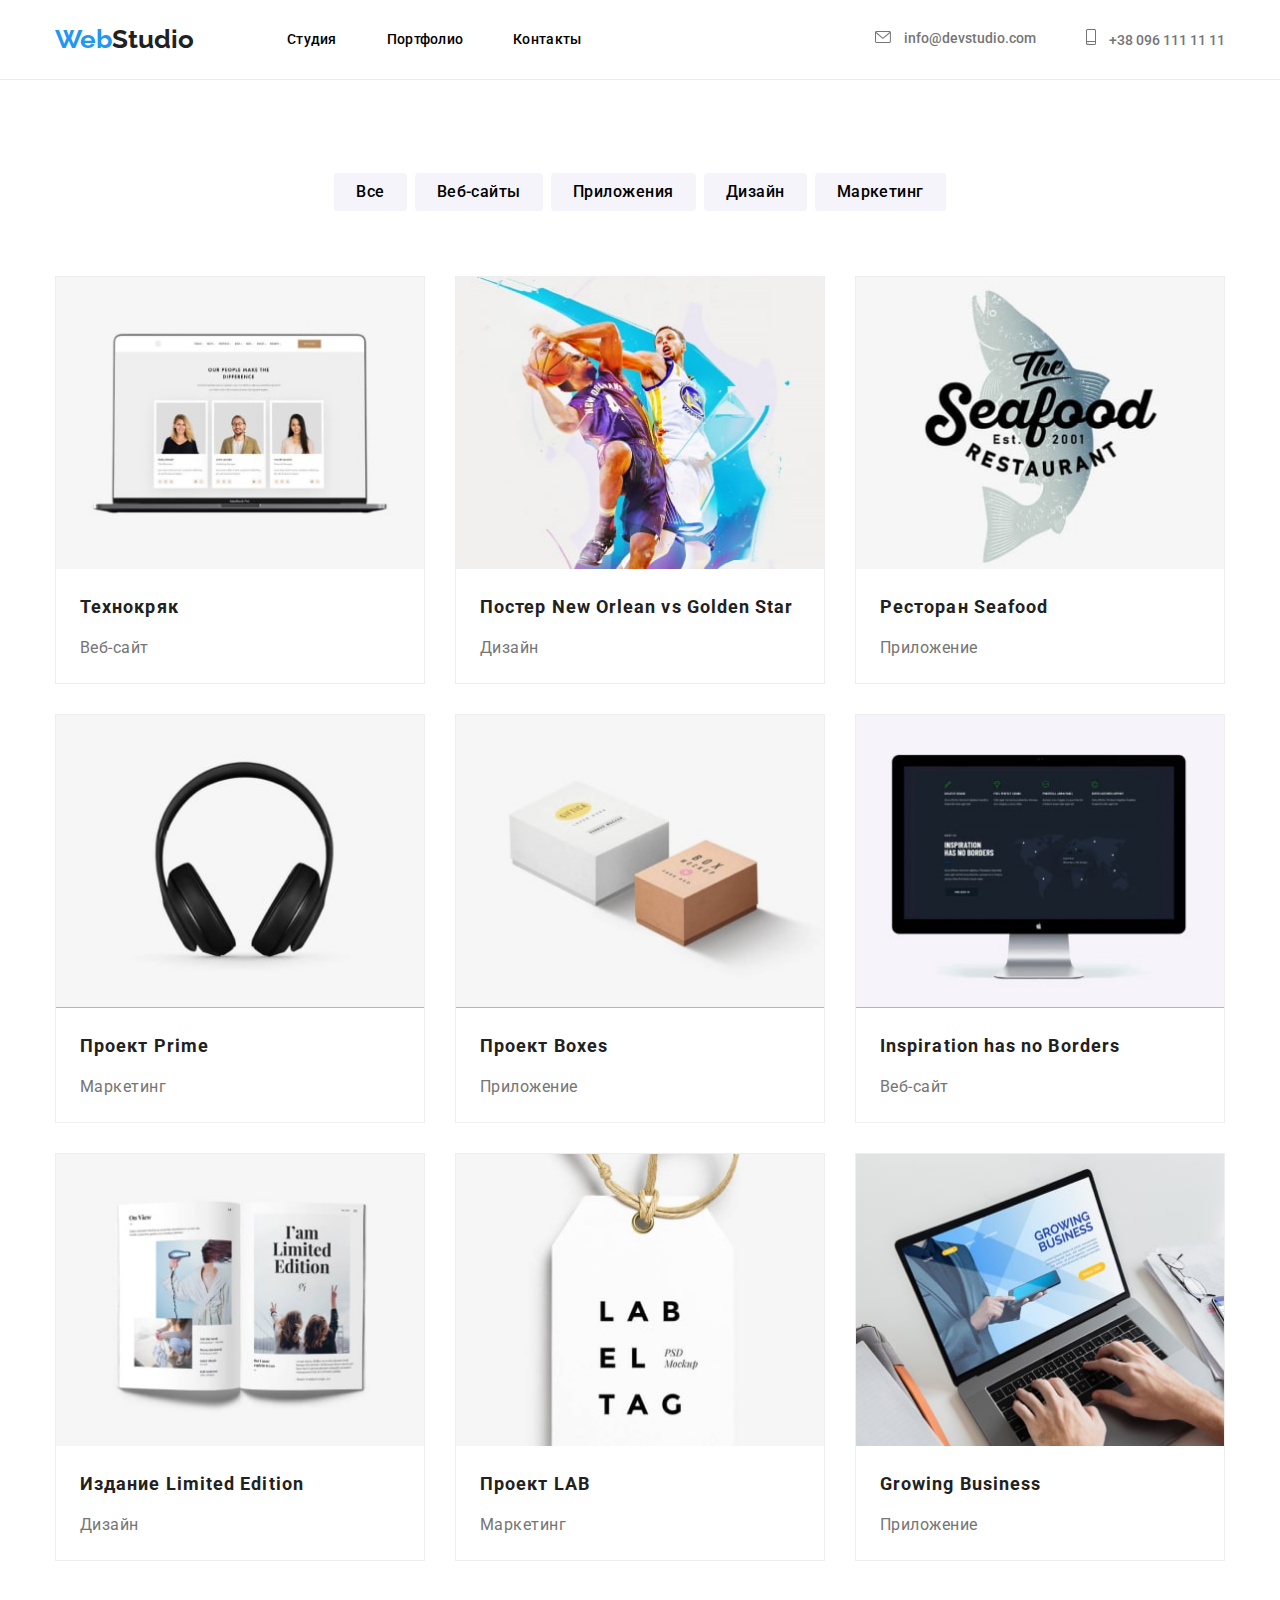
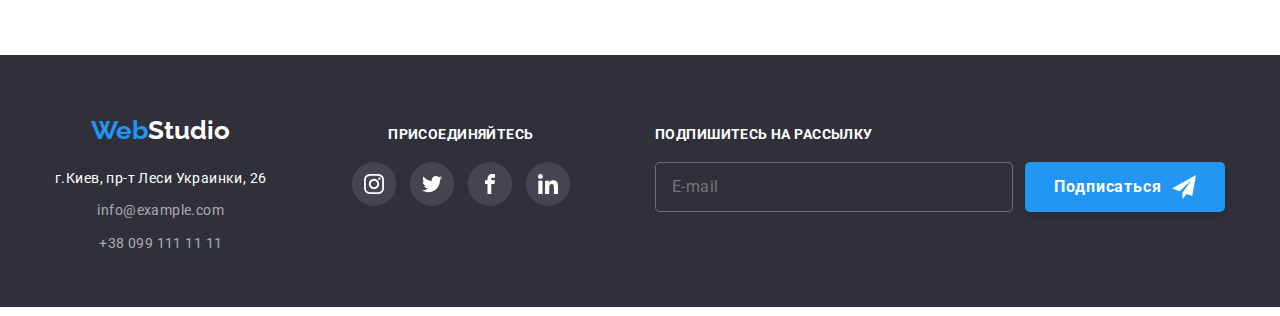
<file: portfolio.html>
<!DOCTYPE html>
<html lang="ru">
<head>
    <meta charset="UTF-8">
    <meta http-equiv="X-UA-Compatible" content="IE=edge">
    <meta name="viewport" content="width=device-width, initial-scale=1.0">
    <title>Portfolio</title>
        <link rel="stylesheet" href="./css/modern-normalize.css">
        <link rel="preconnect" href="https://fonts.googleapis.com">
        <link rel="preconnect" href="https://fonts.gstatic.com" crossorigin>
        <link href="https://fonts.googleapis.com/css2?family=Raleway:wght@700&family=Roboto:wght@400;500;700;900&display=swap"
            rel="stylesheet">
        
        <link rel="stylesheet" href="./css/main.css">
</head>
<body>
    <header>
        <div class="container head-con">
            <a class="logo" href="./index.html"><span class="web">Web</span><Span>Studio</Span></a>
            <nav>
                <ul class="list-nav">
                    <li class="list-nav__item"><a class="list-nav__link" href="./index.html" class="list-nav-page">Студия</a>
                    </li>
                    <li class="list-nav__item"><a class="list-nav__link" href="./portfolio.html">Портфолио</a></li>
                    <li class="list-nav__item"><a class="list-nav__link" href="">Контакты</a></li>
                </ul>
            </nav>
            <div class="header-contacts">
                <ul class="list-head-cont">
                    <li class="head-cont__item">
                        <a class="head-cont__link" href="mailto:info@devstudio.com">
                            <svg class="head-cont__envelope" width="16" height="12">
                                <use href="./images/icon_con.svg#icon-envelope">
                                </use>
                            </svg>
                            info@devstudio.com
                        </a>
                    </li>
                    <li class="head-cont__item">
                        <a class="head-cont__link" href="tel:+380961111111">
                            <svg class="head-cont__smartphone" width="10" height="16">
                                <use href="./images/icon_con.svg#icon-smartphone"></use>
                            </svg>
                            +38 096 111 11 11
                        </a>
                    </li>
                </ul>
                <button type="button" class="mobile-menu_open">
                    <svg class="mobile-menu_icon" width="40" height="40">
                        <use href="./images/icon_con.svg#icon-menu"></use>
                    </svg>
                </button>
                <div class="mobile-menu-section is-hidden">
                    <div class="container">
                        <div class="mobile-content-top">
                            <button type="button" class="mobile-menu_close">
                                <svg class="mobile-close__icon" width="40" height="40">
                                    <use href="images/icon_con.svg#icon-close-black">
                                    </use>
                                </svg>
                
                            </button>
                            <ul class="mobile-list__nav">
                                <li class="mobile-nav__item"><a class="mobile-nav__link" href="./index.html"
                                        class="list-nav-page">Студия</a></li>
                                <li class="mobile-nav__item"><a class="mobile-nav__link" href="./portfolio.html">Портфолио</a></li>
                                <li class="mobile-nav__item"><a class="mobile-nav__link" href="">Контакты</a></li>
                            </ul>
                        </div>
                        <div class="mobile-content-bottom">
                            <ul class="mobile-list-cont">
                                <li class="mobile-cont__item">
                                    <a class="mobile-cont__link" href="tel:+380961111111">
                                        +38 096 111 11 11
                                    </a>
                                </li>
                                <li class="mobile-cont__item">
                                    <a class="mobile-cont__link" href="mailto:info@devstudio.com">
                                        info@devstudio.com
                                    </a>
                                </li>
                            </ul>
                            <ul class="mobail-socials__list">
                                <li class="mobail-social__item">
                                    <a class="mobail-social__link" href="">Instagram</a>
                                </li>
                                <li class="mobail-social__item">
                                    <a class="mobail-social__link" href="">Twitter</a>
                                </li>
                                <li class="mobail-social__item">
                                    <a class="mobail-social__link" href="">Facebook</a>
                                </li>
                                <li class="mobail-social__item">
                                    <a class="mobail-social__link" href="">Linkedin</a>
                                </li>
                            </ul>
                        </div>
                    </div>
                </div>
            </div>
            </div>
    </header>
    <main>
        <section class="section-filter">
            <div class="container">
                <h2 hidden>filter</h2>
            <ul class="list-filter">
                <li class="list-filter__item"><button class="list-filter__button" type="button">Все</button></li>
                <li class="list-filter__item"><button class="list-filter__button" type="button">Веб-сайты</button></li>
                <li class="list-filter__item"><button class="list-filter__button" type="button">Приложения</button></li>
                <li class="list-filter__item"><button class="list-filter__button" type="button">Дизайн</button></li>
                <li class="list-filter__item"><button class="list-filter__button" type="button">Маркетинг</button></li>
            </ul>
            <ul class="project">
                <li class="project__list">
                    <div class="project__card">
                    <img 
                    srcset="./images/img_project_1.jpg 1x, 
                    ./images/img_project_1_2x.jpg 2x"
                    src="./images/img_project_1.jpg" alt="три картинки на ноутбуке" width="370" height="294">
                        <p class="project__text">
                        Технокряк это современная площадка распространения коронавируса. Компании используют эту платформу для цифрового
                        шпионажа и атак на защищённые сервера конкурентов.
                    </p></div>
                    <div class="card">
                        <h3>Технокряк</h3>
                        <p class="card-name">Веб-сайт</p></a></div>
                </li>
                <li class="project__list">
                    <div class="project__card">
                    <img 
                    srcset="./images/img_project_2.jpg 1x, 
                    ./images/img_project_2_2x.jpg"
                    src="./images/img_project_2.jpg" alt="баскетболитсы" width="370" height="294">
                    <p class="project__text">
                        Технокряк это современная площадка распространения коронавируса. Компании используют эту платформу для цифрового
                        шпионажа и атак на защищённые сервера конкурентов.
                    </p></div>
                        <div class="card">
                    <h3>Постер New Orlean vs Golden Star</h3>
                    <p class="card-name">Дизайн</p></a></div>
                </li>
                <li class="project__list">
                    <div class="project__card">
                    <img 
                    srcset="./images/img_project_3.jpg 1x,
                    ./images/img_project_3_2x.jpg 2x"
                    src="./images/img_project_3.jpg" alt="логотип ресторана" width="370" height="294">
                    <p class="project__text">
                        Технокряк это современная площадка распространения коронавируса. Компании используют эту платформу для цифрового
                        шпионажа и атак на защищённые сервера конкурентов.
                    </p></div>
                        <div class="card">
                    <h3>Ресторан Seafood</h3>
                    <p class="card-name">Приложение</p></a></div>
                </li>
                <li class="project__list">
                    <div class="project__card">
                    <img 
                    srcset="./images/img_project_4.jpg 1x,
                    ./images/img_project_4_2x.jpg 2x"
                    src="./images/img_project_4.jpg" alt="наушники" width="370" height="294">
                    <p class="project__text">
                        Технокряк это современная площадка распространения коронавируса. Компании используют эту платформу для цифрового
                        шпионажа и атак на защищённые сервера конкурентов.
                    </p></div>
                        <div class="card">
                    <h3>Проект Prime</h3>
                    <p class="card-name">Маркетинг</p></a></div>
                </li>
                <li class="project__list">
                    <div class="project__card">
                    <img 
                    srcset="./images/img_project_5.jpg 1x,
                    ./images/img_project_5_2x.jpg 2x"
                    src="./images/img_project_5.jpg" alt="коробки" width="370" height="294">
                    <p class="project__text">
                        Технокряк это современная площадка распространения коронавируса. Компании используют эту платформу для цифрового
                        шпионажа и атак на защищённые сервера конкурентов.
                    </p></div>
                        <div class="card">
                    <h3>Проект Boxes</h3>
                    <p class="card-name">Приложение</p></a>
                </li>
                <li class="project__list">
                    <div class="project__card">
                    <img 
                    srcset="./images/img_project_6.jpg 1x,
                    ./images/img_project_6_2x.jpg 2x"
                    src="./images/img_project_6.jpg" alt="монитор" width="370" height="294">
                    <p class="project__text">
                        Технокряк это современная площадка распространения коронавируса. Компании используют эту платформу для цифрового
                        шпионажа и атак на защищённые сервера конкурентов.
                    </p></div>
                        <div class="card">
                    <h3>Inspiration has no Borders</h3>
                    <p class="card-name">Веб-сайт</p></a></div>
                </li>
                <li class="project__list">
                    <div class="project__card">
                    <img
                    srcset="./images/img_project_7.jpg 1x,
                    ./images/img_project_7_2x.jpg 2x"
                    src="./images/img_project_7.jpg" alt="книга" width="370" height="294">
                    <p class="project__text">
                        Технокряк это современная площадка распространения коронавируса. Компании используют эту платформу для цифрового
                        шпионажа и атак на защищённые сервера конкурентов.
                    </p></div>
                        <div class="card">
                    <h3>Издание Limited Edition</h3>
                    <p class="card-name">Дизайн</p></a></div>
                </li>
                <li class="project__list">
                    <div class="project__card">
                    <img 
                    srcset="./images/img_project_8.jpg 1x,
                    ./images/img_project_8_2x.jpg 2x"
                    src="./images/img_project_8.jpg" alt="бирка" width="370" height="294">
                    <p class="project__text">
                        Технокряк это современная площадка распространения коронавируса. Компании используют эту платформу для цифрового
                        шпионажа и атак на защищённые сервера конкурентов.
                    </p></div>
                        <div class="card">
                    <h3>Проект LAB</h3>
                    <p class="card-name">Маркетинг</p></a></div>
                </li>
                <li class="project__list">
                    <div class="project__card">
                    <img
                    srcset="./images/img_project_9.jpg 1x,
                    ./images/img_project_9_2x.jpg 2x"
                    src="./images/img_project_9.jpg" alt="работа за ноутбуком" width="370" height="294">
                    <p class="project__text">
                        Технокряк это современная площадка распространения коронавируса. Компании используют эту платформу для цифрового
                        шпионажа и атак на защищённые сервера конкурентов.
                    </p></div>
                        <div class="card">
                    <h3 lang="en">Growing Business</h3>
                    <p class="card-name">Приложение</p></a></div>
                </li>
            </ul>
        </div>
        </section>
    </main>
    <footer><div class="container footer-contacts-contain">
        <div class="footer-address-contain">
            <a class="logo foot-logo" href="./index.html"><span class="web-blu">Web</span><span
                    class="studio-white">Studio</span></a>
            <address>
                <ul class="address__list">
                    <li class="address__item"><a class="address" href="https://goo.gl/maps/LBsLjiu8UBdfBNSw5"
                            target="_blank">г.Киев, пр-т Леси Украинки, 26</a></li>
                    <li class="address__item"><a class="con-foot" href="mailto:info@example.com">info@example.com</a></li>
                    <li class="address__item"><a class="con-foot" href="tel:+380991111111">+38 099 111 11 11</a></li>
                </ul>
        </div>
        </address>
        <div class="footer-social-section">
            <h2>ПРИСОЕДИНЯЙТЕСЬ</h2>
            <ul class="footer-social__list">
                <li class="footer-social__item">
                    <a href="" class="footer-social__link">
                        <svg class="footer-social__icon">
                            <use href="./images/social_icon.svg#icon-instagram"></use>
                        </svg>
                    </a>
                </li>
                <li class="footer-social__item">
                    <a href="" class="footer-social__link">
                        <svg class="footer-social__icon">
                            <use href="./images/social_icon.svg#icon-twitter"></use>
                        </svg>
                    </a>
                </li>
                <li class="footer-social__item">
                    <a href="" class="footer-social__link">
                        <svg class="footer-social__icon">
                            <use href="./images/social_icon.svg#icon-facebook1"></use>
                        </svg>
                    </a>
                </li>
                <li class="footer-social__item">
                    <a href="" class="footer-social__link">
                        <svg class="footer-social__icon">
                            <use href="./images/social_icon.svg#icon-linkedin"></use>
                        </svg>
                    </a>
                </li>
            </ul>
        </div>
        <div class="footer-contain-form">
            <p class="footer-subscribe-text">Подпишитесь на рассылку</p>
            <form class="footer-form">
                <label class="subscribe-form" for="subscribe"></label>
                <div class="imput-subscribe-block">
                    <input class="subscribe-imput" ib="subscribe" type="email" name="subscribe" placeholder="E-mail">
                    <button class="subscribe-button" type="submit">Подписаться
                        <svg class="subscribe-icon" width="24" height="24">
                            <use href="./images/icon_con.svg#icon-icon-send">
                            </use>
                        </svg>
                </div>
                </button>
            </form>
        </div>
    </div>
    </footer>
    <script src="./js/menu.js"></script>
</body>
</html>
</file>
<file: css/main.css>
@charset "UTF-8";
* {
  box-sizing: border-box;
}

p,
h1,
h2,
h3,
h4,
h5,
h6 {
  margin: 0px;
}

ul {
  margin: 0px;
  padding: 0px;
}

img {
  display: block;
  max-width: 100%;
  width: 100%;
  height: auto;
}

span {
  font-family: "Raleway", sans-serif;
  font-weight: bold;
  font-size: 26px;
  line-height: 1.19;
  color: var(--blaсk-color);
  transition: color 250ms cubic-bezier(0.4, 0, 0.2, 1);
}

/* Шрифты на бади*/
body {
  font-family: "Roboto", sans-serif;
  color: var(--black-color);
}

a {
  text-decoration: none;
}

li {
  list-style: none;
}

button {
  font-family: Roboto;
  cursor: pointer;
}

.container {
  width: 100%;
  padding-left: 15px;
  padding-right: 15px;
  margin: auto;
}

@media screen and (min-width: 480px) {
  .container {
    width: 480px;
  }
}

@media screen and (min-width: 768px) {
  .container {
    width: 768px;
  }
}

@media screen and (min-width: 1200px) {
  .container {
    width: 1200px;
  }
}

.hero__order {
  font-family: 'Roboto';
  font-weight: bold;
  font-size: 16px;
  line-height: 1.87px;
  align-items: center;
  justify-content: center;
  text-align: center;
  letter-spacing: 0.06em;
  display: flex;
  margin: auto;
  width: 200px;
  height: 50px;
  left: 700px;
  top: 430px;
  border-radius: 4px;
  color: var(--white-color);
  background-color: var(--blu-color);
  border: var(--blu-color);
}

header {
  padding-top: 24px;
  padding-bottom: 24px;
  outline: 1px solid #ececec;
}

/*---------------------------- LOGO---------------------------- */
.logo {
  margin-right: 93px;
}

.logo :hover,
.logo :focus {
  color: var(--blu-color);
  outline: var(--blu-color);
  transition: color 250ms cubic-bezier(0.4, 0, 0.2, 1);
}

.web {
  color: var(--blu-color);
}

/*---------------------------- Кнопки навигации---------------------------- */
.head-con {
  display: flex;
  align-items: center;
}

.list-nav :nth-child(-n + 2) {
  margin-right: 25px;
}

.list-nav {
  display: flex;
  transition: color 250ms cubic-bezier(0.4, 0, 0.2, 1);
}

@media screen and (max-width: 768px) {
  .list-nav {
    display: none;
  }
}

.list-nav :hover,
.list-nav :focus {
  color: var(--blu-color);
  outline: var(--blu-color);
}

.list-nav__link {
  font-style: normal;
  font-weight: 500;
  font-size: 14px;
  line-height: 1.14;
  letter-spacing: 0.02em;
  color: var(--black-color);
  transition: color 250ms cubic-bezier(0.4, 0, 0.2, 1);
}

.list-nav-page {
  position: relative;
}

.list-nav-page::after {
  content: "";
  width: 100%;
  height: 4px;
  position: absolute;
  background-color: var(--blu-color);
  left: 0;
  bottom: -32px;
  border-radius: 2px;
}

.header-contacts {
  margin-left: auto;
}

@media screen and (min-width: 768px) and (max-width: 1200px) {
  .head-cont__item + .head-cont__item {
    margin-top: 10px;
  }
}

@media screen and (min-width: 1200px) {
  .head-cont__item + .head-cont__item {
    margin-left: 50px;
  }
}

@media screen and (max-width: 768px) {
  .list-head-cont {
    display: none;
  }
}

@media screen and (min-width: 1200px) {
  .list-head-cont {
    display: flex;
  }
}

.head-cont__item {
  align-items: center;
}

.head-cont__link {
  font-style: normal;
  font-weight: 500;
  font-size: 12px;
  line-height: 1.16;
  color: var(--grey-color);
  transition: color 250ms cubic-bezier(0.4, 0, 0.2, 1);
}

.head-cont__link:hover, .head-cont__link:focus {
  color: var(--blu-color);
  outline: var(--blu-color);
}

@media screen and (min-width: 1200px) {
  .head-cont__link {
    font-size: 14px;
    line-height: 1.14;
  }
}

.head-cont__envelope {
  fill: currentColor;
  margin-right: 10px;
}

.head-cont__smartphone {
  fill: currentColor;
  margin-right: 10px;
}

.hero {
  padding-top: 118px;
  padding-bottom: 118px;
  background-color: var(--background-grey);
  background-image: linear-gradient(rgba(47, 48, 58, 0.4), rgba(47, 48, 58, 0.4)), url(../images/header_img_tel.jpg);
  background-repeat: no-repeat;
  background-size: cover;
  background-position: center;
}

@media (min-device-pixel-ratio: 2), (-webkit-min-device-pixel-ratio: 2), (min-resolution: 192dpi), (min-resolution: 2dppx) {
  .hero {
    background-image: linear-gradient(rgba(47, 48, 58, 0.4), rgba(47, 48, 58, 0.4)), url(../images/header_img_tel_2x.jpg);
  }
}

@media screen and (min-width: 768px) {
  .hero {
    background-image: linear-gradient(rgba(47, 48, 58, 0.4), rgba(47, 48, 58, 0.4)), url(../images/header_img_tab.jpg);
  }
}

@media screen and (min-width: 768px) and (min-device-pixel-ratio: 2), screen and (min-width: 768px) and (-webkit-min-device-pixel-ratio: 2), screen and (min-width: 768px) and (min-resolution: 192dpi), screen and (min-width: 768px) and (min-resolution: 2dppx) {
  .hero {
    background-image: linear-gradient(rgba(47, 48, 58, 0.4), rgba(47, 48, 58, 0.4)), url(../images/header_img_tab_2x.jpg);
  }
}

@media screen and (min-width: 1200px) {
  .hero {
    padding-top: 200px;
    padding-bottom: 200px;
    background-image: linear-gradient(rgba(47, 48, 58, 0.4), rgba(47, 48, 58, 0.4)), url(../images/img_header.jpg);
  }
}

@media screen and (min-width: 1200px) and (min-device-pixel-ratio: 2), screen and (min-width: 1200px) and (-webkit-min-device-pixel-ratio: 2), screen and (min-width: 1200px) and (min-resolution: 192dpi), screen and (min-width: 1200px) and (min-resolution: 2dppx) {
  .hero {
    background-image: linear-gradient(rgba(47, 48, 58, 0.4), rgba(47, 48, 58, 0.4)), url(../images/header_img_desk_2x.jpg);
  }
}

.hero__title {
  margin-bottom: 30px;
  font-style: normal;
  font-weight: 900;
  font-size: 26px;
  line-height: calc(42 / 26);
  letter-spacing: 0.06em;
  text-align: center;
  text-transform: uppercase;
  color: var(--white-color);
}

@media screen and (min-width: 1200px) {
  .hero__title {
    margin-bottom: 40px;
    font-size: 44px;
    line-height: 1.36;
  }
}

footer {
  padding-top: 60px;
  padding-bottom: 60px;
  background-color: var(--background-grey);
}

.foot-logo {
  margin-bottom: 20px;
  margin-left: auto;
  margin-right: auto;
  display: flex;
  justify-content: center;
}

.web-blu {
  color: var(--blu-color);
}

.studio-white {
  color: var(--white-color);
}

.address__list {
  margin-bottom: 60px;
  text-align: center;
}

.address__item {
  display: block;
  margin-bottom: 9px;
}

.address {
  font-style: normal;
  font-weight: normal;
  font-size: 14px;
  line-height: calc(24/14);
  letter-spacing: 0.03em;
  color: var(--white-color);
  transition: color 250ms cubic-bezier(0.4, 0, 0.2, 1), outline 250ms cubic-bezier(0.4, 0, 0.2, 1);
}

.address:hover, .address:focus {
  color: var(--blu-color);
  outline: var(--blu-color);
}

.con-foot {
  justify-content: center;
  font-style: normal;
  font-weight: normal;
  font-size: 14px;
  line-height: 1.71;
  letter-spacing: 0.03em;
  color: rgba(255, 255, 255, 0.6);
  transition: color 250ms cubic-bezier(0.4, 0, 0.2, 1), outline 250ms cubic-bezier(0.4, 0, 0.2, 1);
}

.con-foot:hover, .con-foot:focus {
  color: var(--blu-color);
  outline: var(--blu-color);
}

footer h2 {
  text-align: center;
  font-size: 14px;
  line-height: calc(16/14);
  letter-spacing: 0.03em;
  text-transform: uppercase;
  color: var(--white-color);
}

@media screen and (min-width: 1200px) {
  .footer-social-section {
    margin-right: 0;
  }
}

.footer-social__icon {
  width: 20px;
  height: 20px;
}

@media screen and (min-width: 768px) {
  .footer-contacts-contain {
    justify-content: space-between;
    display: flex;
    flex-wrap: wrap;
  }
}

@media screen and (min-width: 1200px) {
  .footer-contacts-contain {
    align-items: baseline;
    height: 132px;
  }
}

@media screen and (min-width: 768px) {
  .footer-address-contain {
    margin-left: 76px;
  }
}

@media screen and (min-width: 1200px) {
  .footer-address-contain {
    margin-left: 0;
  }
}

.footer-social__list {
  margin-bottom: 60px;
  text-align: center;
}

.footer-social__item {
  display: inline-block;
}

@media screen and (min-width: 768px) {
  .footer-social-section {
    margin-right: 89px;
  }
}

@media screen and (min-width: 1200px) {
  .footer-social-section {
    margin: 0 auto;
  }
}

.footer-social-section h2 {
  margin-bottom: 20px;
}

.footer-social__link {
  width: 44px;
  height: 44px;
  background-color: rgba(255, 255, 255, 0.1);
  border-radius: 50%;
  display: flex;
  align-items: center;
  justify-content: center;
}

.footer-social__link {
  fill: var(--white-color);
  transition: background-color 250ms cubic-bezier(0.4, 0, 0.2, 1), outline 250ms cubic-bezier(0.4, 0, 0.2, 1);
}

.footer-social__link:hover, .footer-social__link:focus {
  background-color: var(--blu-color);
  outline: var(--blu-color);
}

.footer-social__item + .footer-social__item {
  margin-left: 10px;
}

/* ----------------footer-contain-form------------- */
@media screen and (min-width: 768px) {
  .footer-contain-form {
    margin-left: 166px;
  }
}

@media screen and (min-width: 1200px) {
  .footer-contain-form {
    margin-left: 0;
    display: block;
  }
}

.imput-subscribe-block {
  align-items: center;
  justify-content: center;
}

@media screen and (min-width: 1200px) {
  .imput-subscribe-block {
    display: flex;
    align-items: baseline;
  }
}

.footer-subscribe-text {
  text-align: center;
  font-weight: bold;
  font-size: 14px;
  line-height: calc(16/14);
  letter-spacing: 0.03em;
  text-transform: uppercase;
  color: var(--white-color);
  margin-bottom: 20px;
}

@media screen and (min-width: 1200px) {
  .footer-subscribe-text {
    text-align: start;
  }
}

.subscribe-imput {
  font-size: 16px;
  line-height: 1.25;
  display: flex;
  align-items: center;
  letter-spacing: 0.03em;
  color: rgba(255, 255, 255, 0.6);
  margin-bottom: 20px;
  width: 100%;
  height: 50px;
  margin-right: 12px;
  padding-left: 16px;
  background-color: var(--background-grey);
  border: 1px solid rgba(255, 255, 255, 0.3);
  border-radius: 5px;
}

.subscribe-imput:focus {
  outline: 0;
}

@media screen and (min-width: 768px) {
  .subscribe-imput {
    width: 450px;
  }
}

@media screen and (min-width: 1200px) {
  .subscribe-imput {
    width: 358px;
  }
}

.subscribe-button {
  margin-left: auto;
  margin-right: auto;
  display: flex;
  align-items: center;
  justify-content: center;
  font-weight: bold;
  font-size: 16px;
  line-height: calc(30/16);
  align-items: center;
  text-align: center;
  letter-spacing: 0.06em;
  color: var(--white-color);
  width: 200px;
  height: 50px;
  left: 1185px;
  top: 2787px;
  box-shadow: 0px 4px 4px rgba(0, 0, 0, 0.15);
  background: var(--blu-color);
  border-radius: 5px;
  border: var(--blu-color);
}

.subscribe-icon {
  margin-left: 10px;
}

.advantage {
  padding-top: 60px;
  padding-bottom: 60px;
}

@media screen and (min-width: 1200px) {
  .advantage {
    padding-top: 94px;
    padding-bottom: 94px;
  }
}

@media screen and (min-width: 768px) {
  .advantage__list {
    display: grid;
    gap: 30px;
    grid-template-columns: repeat(2, minmax(0, 1fr));
  }
}

@media screen and (min-width: 1200px) {
  .advantage__list {
    display: grid;
    gap: 30px;
    grid-template-columns: repeat(4, minmax(0, 1fr));
  }
}

.advantage-icon-section {
  display: flex;
  width: 100%;
  height: 120px;
  background: #f5f4fa;
  border-radius: 4px;
  margin-bottom: 30px;
  align-items: center;
  justify-content: center;
}

.advantage__title {
  text-align: center;
  margin-bottom: 10px;
  font-style: normal;
  font-weight: bold;
  font-size: 14px;
  line-height: 1.14;
  letter-spacing: 0.03em;
  text-transform: uppercase;
}

.advantage__text {
  margin-bottom: 30px;
  font-style: normal;
  font-weight: normal;
  font-size: 14px;
  line-height: 1.71;
  letter-spacing: 0.03em;
  color: var(--grey-color);
}

.timate {
  padding-top: 60px;
  padding-bottom: 60px;
  background: #f5f4fa;
}

@media screen and (min-width: 1200px) {
  .timate {
    padding-top: 94px;
    padding-bottom: 94px;
  }
}

.timate__title {
  margin-bottom: 50px;
  font-weight: bold;
  font-size: 28px;
  line-height: 1.17;
  text-align: center;
  letter-spacing: 0.03em;
}

@media screen and (min-width: 1200) {
  .timate__title {
    font-size: 36px;
    line-height: 1.16;
  }
}

@media screen and (min-width: 768px) {
  .person {
    flex-wrap: wrap;
    display: flex;
    margin-left: -30px;
  }
}

@media screen and (min-width: 1200px) {
  .person {
    flex-wrap: nowrap;
    display: flex;
    margin-left: -30px;
  }
}

.person__list {
  width: 100%;
  margin-bottom: 30px;
}

@media screen and (min-width: 768px) {
  .person__list {
    width: calc(100% / 2 - 30px);
    margin-left: 30px;
  }
}

.person-card {
  padding-top: 30px;
  padding-bottom: 30px;
}

.person__name {
  margin-bottom: 10px;
  font-style: normal;
  font-weight: 500;
  font-size: 16px;
  line-height: 1.18;
  text-align: center;
  letter-spacing: 0.03em;
  color: var(--blaсk-color);
}

.person__text {
  margin-bottom: 16px;
  font-style: normal;
  font-weight: normal;
  font-size: 16px;
  line-height: 1.18;
  text-align: center;
  letter-spacing: 0.03em;
  color: var(--grey-color);
}

.person__list {
  background-color: var(--white-color);
  box-shadow: 0px 1px 3px rgba(0, 0, 0, 0.12), 0px 1px 1px rgba(0, 0, 0, 0.14), 0px 2px 1px rgba(0, 0, 0, 0.2);
  border-radius: 0px 0px 4px 4px;
}

.timate-socials__list {
  display: flex;
  justify-content: center;
}

.timate-socials__link {
  width: 44px;
  height: 44px;
  background-color: var(--white-color);
  border-radius: 50%;
  display: flex;
  justify-content: center;
  align-items: center;
  color: var(--icon-color);
  transition: color 250ms cubic-bezier(0.4, 0, 0.2, 1), background-color 250ms cubic-bezier(0.4, 0, 0.2, 1);
}

.timate-socials__link:hover, .timate-socials__link:focus {
  background-color: var(--blu-color);
  color: var(--white-color);
  outline: var(--blu-color);
}

.timate-socials__item + .timate-socials__item {
  margin-left: 10px;
}

.timate-socials__icon {
  width: 20px;
  height: 20px;
  fill: currentColor;
}

.jobs {
  display: none;
  padding-bottom: 94px;
}

@media screen and (min-width: 1200px) {
  .jobs {
    display: contents;
  }
}

.jobs__title {
  margin-bottom: 50px;
  font-style: normal;
  font-weight: bold;
  font-size: 36px;
  line-height: 1.16;
  text-align: center;
  letter-spacing: 0.03em;
}

.jobs__list {
  display: flex;
}

.jobs__item {
  position: relative;
}

.jobs__text {
  position: absolute;
  bottom: 4px;
  width: 370px;
  height: 70px;
  background-color: rgba(47, 48, 58, 0.8);
  font-weight: bold;
  font-size: 14px;
  line-height: 1.14;
  text-align: center;
  letter-spacing: 0.03em;
  color: var(--white-color);
  padding-top: 27px;
}

.jobs__item + .jobs__item {
  margin-left: 30px;
}

.clients {
  padding-top: 60px;
  padding-bottom: 60px;
}

@media screen and (min-width: 1200px) {
  .clients {
    padding-top: 94px;
    padding-bottom: 94px;
  }
}

.clients__title {
  font-weight: bold;
  font-size: 28px;
  line-height: 1.17;
  text-align: center;
  letter-spacing: 0.03em;
  margin-bottom: 50px;
}

@media screen and (min-width: 1200px) {
  .clients__title {
    font-size: 36px;
    line-height: 1.16;
  }
}

.clients__list {
  display: flex;
  justify-content: center;
  flex-wrap: wrap;
  margin-left: -30px;
}

.clients__item {
  width: 100%;
  height: 92px;
  width: calc(100% / 2 - 30px);
  margin-left: 30px;
  margin-bottom: 30px;
}

@media screen and (min-width: 768px) {
  .clients__item {
    width: calc(100% / 3 - 30px);
  }
}

@media screen and (min-width: 1200px) {
  .clients__item {
    width: 170px;
    height: 92px;
  }
}

.clients__link {
  height: 100%;
  outline: 1px solid var(--icon-color);
  border-radius: 5%;
  display: flex;
  justify-content: center;
  align-items: center;
  fill: var(--icon-color);
  transition: outline 250ms cubic-bezier(0.4, 0, 0.2, 1), fill 250ms cubic-bezier(0.4, 0, 0.2, 1);
}

.clients__link:hover, .clients__link:focus {
  outline: 1px solid var(--blu-color);
  fill: var(--blu-color);
}

.clients__icon {
  width: 106px;
  height: 60px;
  color: #2196f3;
}

.section-filter {
  padding-top: 60px;
  padding-bottom: 60px;
}

@media screen and (min-width: 1200px) {
  .section-filter {
    padding-top: 94px;
    padding-bottom: 94px;
  }
}

.list-filter {
  display: flex;
  margin-bottom: 30px;
  justify-content: start;
  flex-wrap: wrap;
  column-gap: 8px;
}

@media screen and (min-width: 768px) {
  .list-filter {
    justify-content: center;
  }
}

@media screen and (min-width: 1200px) {
  .list-filter {
    margin-bottom: 50px;
  }
}

.list-filter__button {
  margin-bottom: 15px;
  padding-top: 6px;
  padding-bottom: 6px;
  padding-left: 22px;
  padding-right: 22px;
  font-style: normal;
  font-weight: 500;
  font-size: 16px;
  line-height: 26px;
  text-align: center;
  letter-spacing: 0.03em;
  border-radius: 4px;
  border: var(--background-filter);
}

.list-filter__button {
  background-color: var(--background-filter);
  color: var(--black-color);
  outline: var(--blu-color);
  transition: background-color 250ms cubic-bezier(0.4, 0, 0.2, 1), color 250ms cubic-bezier(0.4, 0, 0.2, 1), box-shadow 250ms cubic-bezier(0.4, 0, 0.2, 1);
}

.list-filter__button:hover, .list-filter__button:focus {
  background-color: var(--blu-color);
  color: var(--white-color);
  box-shadow: 0px 3px 1px rgba(0, 0, 0, 0.1), 0px 1px 2px rgba(0, 0, 0, 0.08), 0px 2px 2px rgba(0, 0, 0, 0.12);
  border-radius: 4px;
}

.backdrop {
  width: 100vw;
  height: 100vh;
  background-color: rgba(0, 0, 0, 0.2);
  position: fixed;
  top: 0;
  transition-property: "";
  transition-duration: 250ms;
  transition-timing-function: opacity;
}

.modal {
  padding: 40px;
  width: 450px;
  height: 609px;
  background-color: #fff;
  border-radius: 2px;
  position: absolute;
  top: 50%;
  left: 50%;
  transform: translate(-50%, -50%);
}

@media screen and (max-width: 450px) {
  .modal {
    width: 100%;
    height: 609px;
  }
}

@media screen and (min-width: 1200px) {
  .modal {
    width: 528px;
    height: 581px;
  }
}

.modal-close-button {
  display: flex;
  width: 30px;
  position: relative;
  height: 30px;
  border-radius: 50px;
  border: 1px solid rgba(0, 0, 0, 0.1);
  background-color: var(--white-color);
  position: absolute;
  top: 8px;
  right: 8px;
  align-items: center;
  justify-content: center;
}

.modal-close-button:hover, .modal-close-button:focus {
  background-color: var(--blu-color);
  fill: var(--white-color);
  transition: border 250ms cubic-bezier(0.4, 0, 0.2, 1);
  outline-width: 0;
  outline: none;
}

.modal__icon {
  width: 30px;
  height: 30px;
  border-radius: 50%;
}

.is-hidden {
  opacity: 0;
  pointer-events: none;
  visibility: hidden;
}

.modal__text {
  margin-bottom: 12px;
  font-weight: bold;
  font-size: 20px;
  line-height: calc(30/20);
  text-align: center;
  letter-spacing: 0.03em;
}

@media screen and (min-width: 1200px) {
  .modal__text {
    font-size: 20px;
    line-height: calc(23 / 20);
  }
}

.form-field {
  position: relative;
  height: 40px;
  margin-bottom: 10px;
}

.modal__input {
  font-size: 16px;
  line-height: 1.87;
  letter-spacing: 0.03em;
  color: var(--background-grey);
  padding-left: 42px;
  width: 100%;
  height: 40px;
  border: 1px solid rgba(33, 33, 33, 0.2);
  box-sizing: border-box;
  border-radius: 4px;
}

.modal__input:hover, .modal__input:focus {
  transition: border 250ms cubic-bezier(0.4, 0, 0.2, 1);
  border: 1px solid var(--blu-color);
  outline-width: 0;
  outline: none;
}

.input__icon {
  position: absolute;
  left: 15px;
  top: 50%;
  transform: translateY(-50%);
  width: 18px;
  height: 18px;
}

.modal__input:hover + .input__icon,
.modal__input:focus + .input__icon {
  fill: #2196f3;
  transition: border 250ms cubic-bezier(0.4, 0, 0.2, 1);
}

.lable-modal {
  display: block;
  margin-bottom: 4px;
  font-weight: normal;
  font-size: 12px;
  line-height: 1.16;
  letter-spacing: 0.01em;
  color: #757575;
}

.modal__comment {
  resize: none;
  padding: 12px;
  width: 100%;
  height: 120px;
  border: 1px solid rgba(33, 33, 33, 0.2);
  box-sizing: border-box;
  border-radius: 4px;
  margin-bottom: 10px;
}

.modal__comment::placeholder {
  font-size: 12px;
  line-height: 1.16;
  letter-spacing: 0.01em;
  color: rgba(117, 117, 117, 0.5);
}

.modal__comment:hover, .modal__comment:focus {
  transition: border 250ms cubic-bezier(0.4, 0, 0.2, 1);
  border: 1px solid var(--blu-color);
  outline-width: 0;
  outline: none;
}

.checkbox__text {
  display: flex;
  align-items: center;
  justify-content: center;
  font-weight: normal;
  font-size: 12px;
  line-height: calc(14 / 12);
  letter-spacing: 0.03em;
  color: #757575;
  margin-bottom: 30px;
  cursor: pointer;
}

.checkbox__text::before {
  content: "";
  width: 16px;
  height: 15px;
  border: 2px solid var(--blaсk-color);
  border-radius: 2px;
  display: block;
  margin-right: 7px;
}

.checkbox__modal:checked + .checkbox__text::before {
  background-image: url(../images/icon_check.svg);
  border: none;
}

@media screen and (min-width: 1200px) {
  .checkbox__text {
    font-size: 14px;
    line-height: calc(24/14);
  }
}

.modal__pact {
  margin-left: 4px;
  color: var(--blu-color);
  text-decoration: underline;
}

.project {
  display: flex;
  flex-wrap: wrap;
  margin-left: calc(-1 * var(--margin-filter));
  margin-bottom: calc(-1 * var(--margin-filter));
}

.project__card {
  position: relative;
  overflow: hidden;
}

.project__text {
  position: absolute;
  padding: 63px 24px 63px 24px;
  top: 0;
  left: 0;
  font-weight: 400;
  font-size: 18px;
  line-height: 1.5;
  height: 100%;
  color: var(--white-color);
  background-color: rgba(33, 150, 243, 0.9);
  transform: translateY(100%);
  transition: transform 300ms linear;
}

.project__list:hover .project__text {
  transform: translateY(0);
}

.project h3 {
  font-size: 18px;
  line-height: 2;
  letter-spacing: 0.06em;
  color: var(--blaсk-color);
}

.card-name {
  font-size: 16px;
  line-height: 1.87;
  letter-spacing: 0.03em;
  color: var(--grey-color);
}

.project__list {
  width: 100%;
  margin-left: var(--margin-filter);
  margin-bottom: var(--margin-filter);
  background-color: var(--white-color);
  border: 1px solid #eeeeee;
  box-sizing: border-box;
  transition: border 250ms cubic-bezier(0.4, 0, 0.2, 1), box-shadow 250ms cubic-bezier(0.4, 0, 0.2, 1);
}

.project__list:hover, .project__list:focus {
  border: 1px solid #eeeeee;
  box-sizing: border-box;
  box-shadow: 0px 1px 1px rgba(0, 0, 0, 0.12), 0px 4px 4px rgba(0, 0, 0, 0.06), 1px 4px 6px rgba(0, 0, 0, 0.16);
}

@media screen and (min-width: 768px) {
  .project__list {
    width: calc(100% / 2 - var(--margin-filter));
  }
}

@media screen and (min-width: 1200px) {
  .project__list {
    width: calc(100% / 3 - var(--margin-filter));
  }
}

.project__list h3 {
  margin-bottom: 8px;
}

.card {
  padding-top: 20px;
  padding-bottom: 20px;
  padding-left: 24px;
  padding-right: 24px;
}

.mobile-menu_open {
  background-color: white;
  border: 0px;
}

.mobile-menu_open:hover, .mobile-menu_open:focus {
  fill: var(--blu-color);
}

@media screen and (min-width: 768px) {
  .mobile-menu_open {
    display: none;
  }
}

.mobile-menu-section {
  position: fixed;
  z-index: 1;
  width: 100vw;
  height: 100vh;
  left: 0px;
  top: 0px;
  background: #FFFFFF;
  box-shadow: 0px 4px 8px rgba(0, 0, 0, 0.04), 0px 2px 4px rgba(0, 0, 0, 0.08), 0px 1px 3px rgba(0, 0, 0, 0.16);
}

.mobile-menu-section .container {
  height: 100%;
  display: flex;
  flex-direction: column;
}

.mobile-content-top {
  margin-bottom: auto;
}

.mobile-menu_close {
  display: block;
  background-color: #FFFFFF;
  border: none;
  margin-left: auto;
  margin-top: 10px;
}

.mobile-menu_close:hover, .mobile-menu_close:focus {
  fill: var(--blu-color);
}

.mobile-list__nav {
  margin-left: 25px;
}

.mobile-nav__item + .mobile-nav__item {
  margin-top: 32px;
}

.mobile-nav__link {
  font-weight: 500;
  font-size: 40px;
  line-height: calc(47/40);
  letter-spacing: 0.02em;
  color: #212121;
}

.mobile-nav__link:hover, .mobile-nav__link:focus {
  color: var(--blu-color);
}

.mobile-list-cont {
  margin-left: 25px;
  margin-bottom: 64px;
}

.mobile-cont__item {
  margin-bottom: 32px;
}

.mobile-cont__link {
  font-weight: 500;
  font-size: 24px;
  line-height: 28px;
  letter-spacing: 0.02em;
  color: #757575;
}

.mobile-cont__link:hover, .mobile-cont__link:focus {
  font-weight: 500;
  font-size: 34px;
  line-height: 40px;
  letter-spacing: 0.02em;
  color: var(--blu-color);
}

.mobail-socials__list {
  display: flex;
  flex-wrap: wrap;
  margin-left: 25px;
  margin-bottom: 48px;
  gap: 10px;
}

.mobail-social__item + .mobail-social__item::before {
  content: '';
  margin-right: 10px;
  width: 22px;
  height: 0px;
  left: 135px;
  top: 726px;
  border: 1px solid rgba(33, 33, 33, 0.2);
  transform: rotate(90deg);
}

.mobail-social__link {
  font-size: 18px;
  line-height: calc(22/18);
  letter-spacing: 0.02em;
  color: var(--blu-color);
}

:root {
  --blaсk-color: #212121;
  --blu-color: #2196f3;
  --grey-color: #757575;
  --white-color: #ffffff;
  --background-grey: #2f303a;
  --background-filter: #f5f4fa;
  --icon-color: #afb1b8;
  --margin-filter: 30px;
}
/*# sourceMappingURL=main.css.map */
</file>
